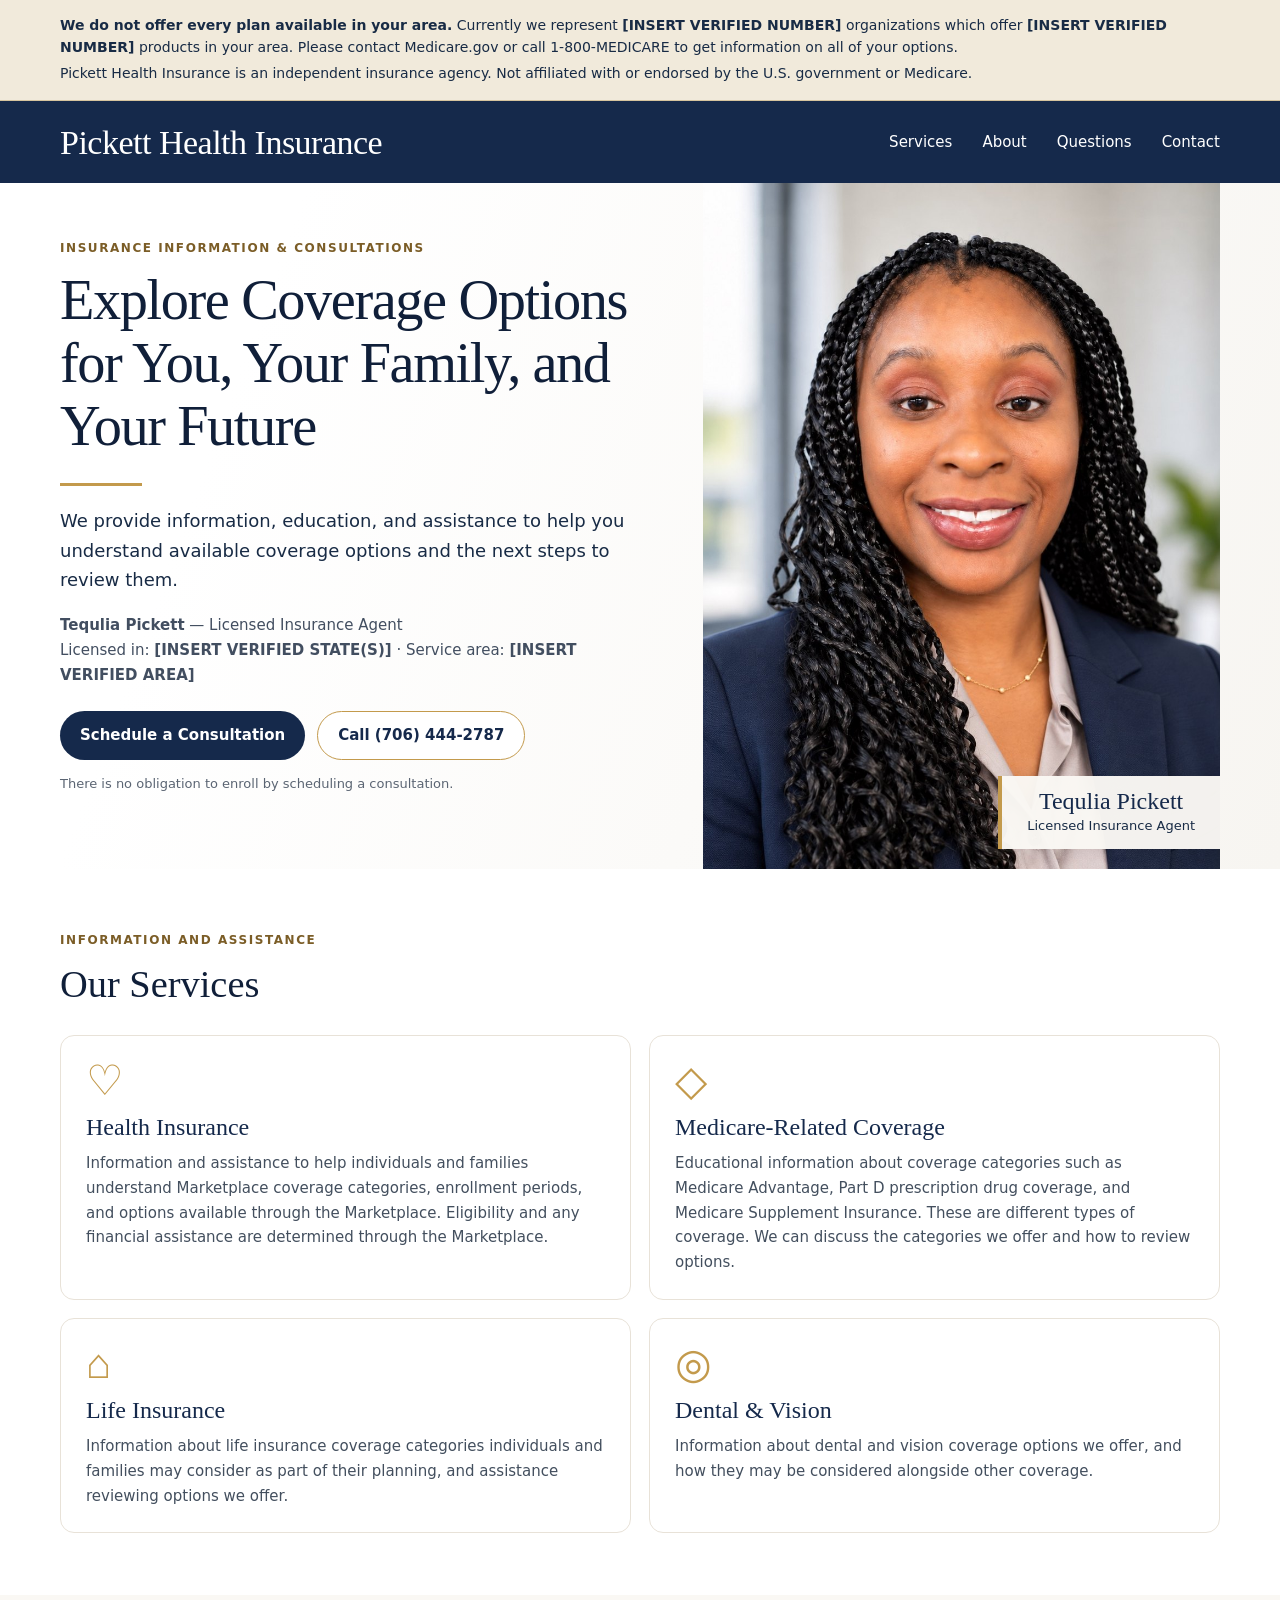
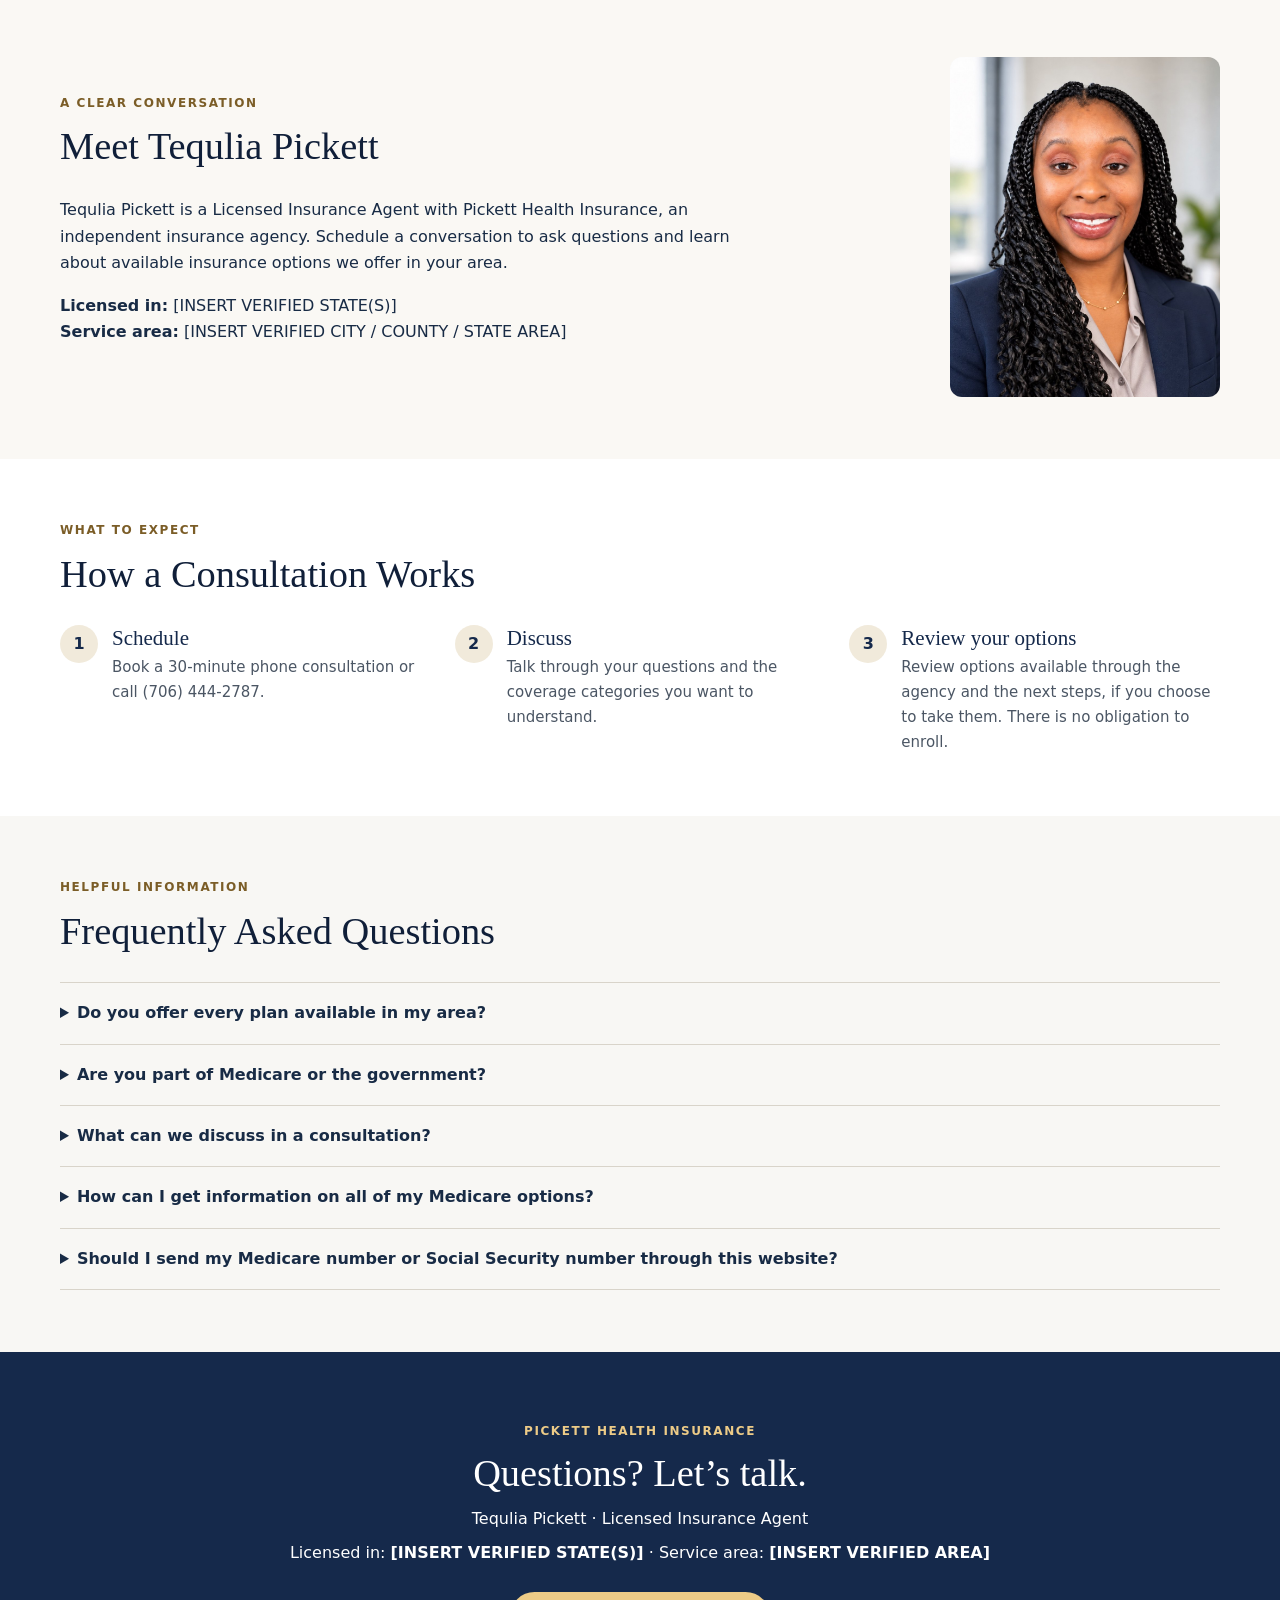
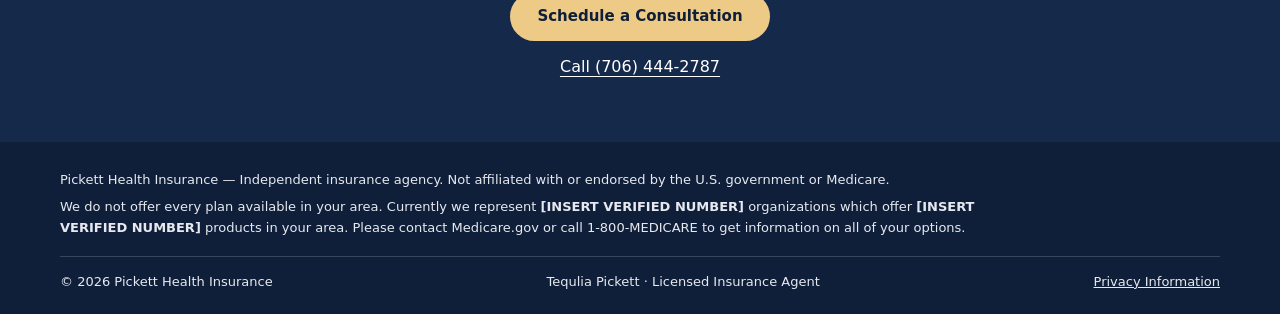
<file: index.html>
<!doctype html>
<html lang="en">
<head>
  <meta charset="utf-8">
  <meta name="viewport" content="width=device-width, initial-scale=1">
  <meta name="theme-color" content="#15294b">
  <meta name="description" content="Pickett Health Insurance provides information and consultations to help people explore health and other insurance coverage options.">
  <title>Pickett Health Insurance | Coverage Information</title>
  <link rel="stylesheet" href="styles.css">
</head>
<body>
  <a class="skip" href="#main">Skip to content</a>
  <div class="medicare-notice" aria-label="Medicare plan disclaimer">
    <div class="container">
      <p><strong>We do not offer every plan available in your area.</strong> Currently we represent <strong>[INSERT VERIFIED NUMBER]</strong> organizations which offer <strong>[INSERT VERIFIED NUMBER]</strong> products in your area. Please contact Medicare.gov or call 1-800-MEDICARE to get information on all of your options.</p>
      <p class="agency-note">Pickett Health Insurance is an independent insurance agency. Not affiliated with or endorsed by the U.S. government or Medicare.</p>
    </div>
  </div>
  <header class="site-header">
    <div class="container header-inner">
      <a class="wordmark" href="#home">Pickett Health Insurance</a>
      <button class="menu-toggle" type="button" aria-label="Open navigation" aria-expanded="false" aria-controls="nav">Menu <span aria-hidden="true">☰</span></button>
      <nav id="nav" aria-label="Main navigation"><a href="#services">Services</a><a href="#about">About</a><a href="#faq">Questions</a><a href="#contact">Contact</a></nav>
    </div>
  </header>
  <main id="main">
    <section id="home" class="hero">
      <div class="container hero-grid">
        <div class="hero-copy">
          <p class="eyebrow">Insurance information &amp; consultations</p>
          <h1>Explore Coverage Options for You, Your Family, and Your Future</h1>
          <div class="accent-line" aria-hidden="true"></div>
          <p>We provide information, education, and assistance to help you understand available coverage options and the next steps to review them.</p>
          <p class="agent-line"><strong>Tequlia Pickett</strong> — Licensed Insurance Agent<br>Licensed in: <strong>[INSERT VERIFIED STATE(S)]</strong> · Service area: <strong>[INSERT VERIFIED AREA]</strong></p>
          <div class="actions"><a class="btn btn-primary" href="https://cal.com/pickett-health-insurance/insurance-consultation" target="_blank" rel="noopener noreferrer">Schedule a Consultation</a><a class="btn btn-outline" href="tel:+17064442787">Call (706) 444-2787</a></div>
          <p class="small-note">There is no obligation to enroll by scheduling a consultation.</p>
        </div>
        <div class="portrait-wrap"><img src="tequlia-pickett.jpg" alt="Tequlia Pickett, Licensed Insurance Agent" width="1000" height="1250" fetchpriority="high"><div class="portrait-caption"><strong>Tequlia Pickett</strong><span>Licensed Insurance Agent</span></div></div>
      </div>
    </section>
    <section class="services section" id="services">
      <div class="container"><p class="eyebrow">Information and assistance</p><h2>Our Services</h2>
        <div class="service-grid">
          <article class="service-card"><span class="service-symbol" aria-hidden="true">♡</span><h3>Health Insurance</h3><p>Information and assistance to help individuals and families understand Marketplace coverage categories, enrollment periods, and options available through the Marketplace. Eligibility and any financial assistance are determined through the Marketplace.</p></article>
          <article class="service-card"><span class="service-symbol" aria-hidden="true">◇</span><h3>Medicare-Related Coverage</h3><p>Educational information about coverage categories such as Medicare Advantage, Part D prescription drug coverage, and Medicare Supplement Insurance. These are different types of coverage. We can discuss the categories we offer and how to review options.</p></article>
          <article class="service-card"><span class="service-symbol" aria-hidden="true">⌂</span><h3>Life Insurance</h3><p>Information about life insurance coverage categories individuals and families may consider as part of their planning, and assistance reviewing options we offer.</p></article>
          <article class="service-card"><span class="service-symbol" aria-hidden="true">◎</span><h3>Dental &amp; Vision</h3><p>Information about dental and vision coverage options we offer, and how they may be considered alongside other coverage.</p></article>
        </div>
      </div>
    </section>
    <section class="about section" id="about"><div class="container about-inner"><div><p class="eyebrow">A clear conversation</p><h2>Meet Tequlia Pickett</h2><p>Tequlia Pickett is a Licensed Insurance Agent with Pickett Health Insurance, an independent insurance agency. Schedule a conversation to ask questions and learn about available insurance options we offer in your area.</p><p><strong>Licensed in:</strong> [INSERT VERIFIED STATE(S)]<br><strong>Service area:</strong> [INSERT VERIFIED CITY / COUNTY / STATE AREA]</p></div><img src="tequlia-pickett.jpg" alt="" width="1000" height="1250" loading="lazy"></div></section>
    <section class="steps section"><div class="container"><p class="eyebrow">What to expect</p><h2>How a Consultation Works</h2><ol class="step-list"><li><span>1</span><div><h3>Schedule</h3><p>Book a 30-minute phone consultation or call (706) 444-2787.</p></div></li><li><span>2</span><div><h3>Discuss</h3><p>Talk through your questions and the coverage categories you want to understand.</p></div></li><li><span>3</span><div><h3>Review your options</h3><p>Review options available through the agency and the next steps, if you choose to take them. There is no obligation to enroll.</p></div></li></ol></div></section>
    <section class="faq section" id="faq"><div class="container"><p class="eyebrow">Helpful information</p><h2>Frequently Asked Questions</h2>
      <details><summary>Do you offer every plan available in my area?</summary><p>No. Please see the notice at the top of this page for the number of organizations and products currently represented, and where to find information on all of your options.</p></details>
      <details><summary>Are you part of Medicare or the government?</summary><p>No. Pickett Health Insurance is an independent insurance agency and is not affiliated with or endorsed by the U.S. government or Medicare.</p></details>
      <details><summary>What can we discuss in a consultation?</summary><p>ACA/Marketplace coverage, Medicare-related coverage categories, life insurance, dental and vision coverage, or assistance for existing clients, based on options available in your area.</p></details>
      <details><summary>How can I get information on all of my Medicare options?</summary><p>Visit Medicare.gov or call 1-800-MEDICARE (1-800-633-4227).</p></details>
      <details><summary>Should I send my Medicare number or Social Security number through this website?</summary><p>No. Do not send a Medicare number, Social Security number, or medical information through this website.</p></details>
    </div></section>
    <section class="contact section" id="contact"><div class="container contact-inner"><p class="eyebrow">Pickett Health Insurance</p><h2>Questions? Let’s talk.</h2><p>Tequlia Pickett · Licensed Insurance Agent</p><p>Licensed in: <strong>[INSERT VERIFIED STATE(S)]</strong> · Service area: <strong>[INSERT VERIFIED AREA]</strong></p><div class="contact-actions"><a class="btn btn-gold" href="https://cal.com/pickett-health-insurance/insurance-consultation" target="_blank" rel="noopener noreferrer">Schedule a Consultation</a><a class="contact-phone" href="tel:+17064442787">Call (706) 444-2787</a></div></div></section>
  </main>
  <footer><div class="container"><p>Pickett Health Insurance — Independent insurance agency. Not affiliated with or endorsed by the U.S. government or Medicare.</p><p class="footer-disclaimer">We do not offer every plan available in your area. Currently we represent <strong>[INSERT VERIFIED NUMBER]</strong> organizations which offer <strong>[INSERT VERIFIED NUMBER]</strong> products in your area. Please contact Medicare.gov or call 1-800-MEDICARE to get information on all of your options.</p><div class="footer-bottom"><span>© <span id="year">2026</span> Pickett Health Insurance</span><span>Tequlia Pickett · Licensed Insurance Agent</span><a href="privacy.html">Privacy Information</a></div></div></footer>
  <script src="script.js" defer></script>
</body>
</html>
</file>
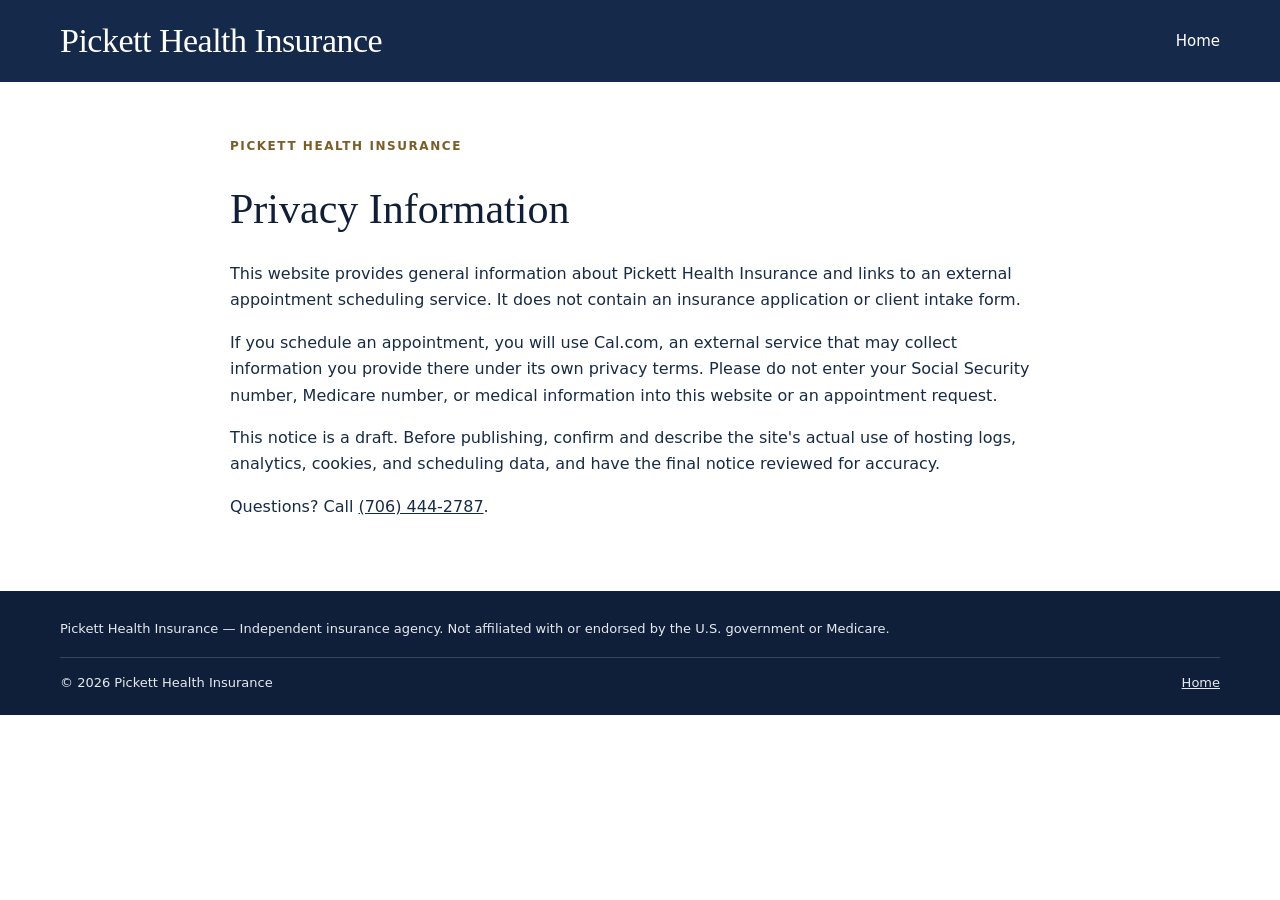
<file: privacy.html>
<!doctype html>
<html lang="en"><head><meta charset="utf-8"><meta name="viewport" content="width=device-width, initial-scale=1"><title>Privacy Information | Pickett Health Insurance</title><link rel="stylesheet" href="styles.css"></head>
<body><header class="site-header"><div class="container header-inner"><a class="wordmark" href="index.html">Pickett Health Insurance</a><nav style="display:flex;width:auto;padding:0"><a href="index.html">Home</a></nav></div></header>
<main class="container" style="padding:55px 0;max-width:820px;min-height:55vh"><p class="eyebrow">Pickett Health Insurance</p><h1 style="font:42px Georgia,serif;color:#101f39">Privacy Information</h1>
<p>This website provides general information about Pickett Health Insurance and links to an external appointment scheduling service. It does not contain an insurance application or client intake form.</p>
<p>If you schedule an appointment, you will use Cal.com, an external service that may collect information you provide there under its own privacy terms. Please do not enter your Social Security number, Medicare number, or medical information into this website or an appointment request.</p>
<p>This notice is a draft. Before publishing, confirm and describe the site's actual use of hosting logs, analytics, cookies, and scheduling data, and have the final notice reviewed for accuracy.</p>
<p>Questions? Call <a href="tel:+17064442787">(706) 444-2787</a>.</p></main>
<footer><div class="container"><p>Pickett Health Insurance — Independent insurance agency. Not affiliated with or endorsed by the U.S. government or Medicare.</p><div class="footer-bottom"><span>© <span id="year">2026</span> Pickett Health Insurance</span><a href="index.html">Home</a></div></div></footer><script src="script.js" defer></script></body></html>
</file>
<file: styles.css>
:root{--navy:#15294b;--navy-dark:#101f39;--cream:#faf8f4;--ink:#182b45;--gold:#c39a4c;--border:#e8e2d8;--muted:#5b6573}*{box-sizing:border-box}html{scroll-behavior:smooth}body{margin:0;color:var(--ink);background:#fff;font:16px/1.65 system-ui,-apple-system,Segoe UI,sans-serif}a{color:inherit}.container{width:min(1160px,calc(100% - 48px));margin:auto}.skip{position:absolute;left:-9999px;top:0;background:white;padding:10px;z-index:20}.skip:focus{left:12px}.medicare-notice{background:#f1eadb;color:#182b45;border-bottom:1px solid #d6c49f;font-size:14px;line-height:1.55;padding:15px 0}.medicare-notice p{margin:0}.medicare-notice .agency-note{margin-top:5px}.site-header{background:var(--navy);color:#fff}.header-inner{min-height:82px;display:flex;align-items:center;justify-content:space-between;gap:25px}.wordmark{font:clamp(23px,2.7vw,34px)/1.15 Georgia,serif;letter-spacing:-.5px;text-decoration:none;white-space:nowrap}nav{display:flex;gap:30px}nav a{text-decoration:none;font-size:15px}nav a:hover,nav a:focus-visible{text-decoration:underline;text-decoration-color:var(--gold);text-underline-offset:7px}.menu-toggle{display:none}.hero{background:linear-gradient(110deg,#fff 20%,#f7f5f1 100%)}.hero-grid{display:grid;grid-template-columns:1.08fr .92fr;min-height:570px;align-items:center;gap:35px}.hero-copy{padding:56px 0}.eyebrow{text-transform:uppercase;letter-spacing:.13em;color:#7b5d27;font-size:12px;font-weight:750;margin:0 0 10px}.hero h1{font:clamp(38px,4.4vw,60px)/1.12 Georgia,serif;letter-spacing:-1.4px;margin:0;max-width:700px;color:var(--navy-dark);font-weight:500}.accent-line{height:3px;width:82px;background:var(--gold);margin:25px 0 20px}.hero-copy>p:not(.eyebrow){font-size:18px;max-width:590px;margin:0 0 18px}.hero-copy .agent-line{font-size:15px!important;color:#424e60}.actions{display:flex;gap:12px;flex-wrap:wrap;margin-top:24px}.btn{display:inline-flex;align-items:center;justify-content:center;text-align:center;min-height:49px;padding:10px 20px;border-radius:999px;text-decoration:none;font-weight:650;font-size:15px;transition:background .15s ease,transform .15s ease}.btn:hover{transform:translateY(-1px)}.btn-primary{background:var(--navy);color:#fff}.btn-primary:hover{background:#25416c}.btn-outline{border:1px solid var(--gold);background:#fff;color:var(--navy)}.small-note{font-size:13px!important;color:var(--muted);margin-top:13px!important}.portrait-wrap{align-self:stretch;min-height:500px;position:relative;overflow:hidden}.portrait-wrap img{display:block;width:100%;height:100%;object-fit:cover;object-position:center 22%}.portrait-caption{position:absolute;bottom:20px;right:0;background:rgba(250,248,244,.97);border-left:4px solid var(--gold);padding:12px 25px;display:flex;flex-direction:column;text-align:center;box-shadow:0 5px 22px #00000012}.portrait-caption strong{font:24px Georgia,serif;color:var(--navy)}.portrait-caption span{font-size:13px}.section{padding:62px 0}.section h2{font:clamp(30px,3vw,42px)/1.2 Georgia,serif;font-weight:500;margin:0 0 28px;color:var(--navy-dark)}.services{background:#fff}.service-grid{display:grid;grid-template-columns:repeat(2,1fr);gap:18px}.service-card{padding:24px 25px;border:1px solid var(--border);border-radius:14px;background:#fff}.service-symbol{font:42px/1 Georgia,serif;color:var(--gold)}.service-card h3{font:24px/1.25 Georgia,serif;font-weight:500;color:var(--navy);margin:9px 0}.service-card p{margin:0;color:#434f5e;font-size:15px}.about{background:var(--cream)}.about-inner{display:grid;grid-template-columns:1fr 270px;align-items:center;gap:55px}.about-inner p:not(.eyebrow){max-width:720px}.about-inner img{width:100%;height:340px;object-fit:cover;object-position:center 20%;border-radius:12px}.steps{background:#fff}.step-list{list-style:none;padding:0;margin:0;display:grid;grid-template-columns:repeat(3,1fr);gap:24px}.step-list li{display:flex;gap:14px;align-items:flex-start}.step-list li>span{display:grid;place-items:center;flex:0 0 38px;height:38px;background:#f1eadb;border-radius:50%;color:var(--navy);font-weight:750}.step-list h3{margin:1px 0 4px;font:21px Georgia,serif;font-weight:500;color:var(--navy)}.step-list p{margin:0;color:#4b5664;font-size:15px}.faq{background:#f8f7f4}.faq details{border-top:1px solid #d9d4ca;padding:17px 0}.faq details:last-child{border-bottom:1px solid #d9d4ca}.faq summary{font-weight:650;cursor:pointer}.faq details p{margin:10px 0 0;color:#4b5664}.contact{background:var(--navy);color:#fff;text-align:center}.contact h2{color:#fff;margin-bottom:10px}.contact .eyebrow{color:#edcb87}.contact p{margin:8px 0}.contact-actions{display:flex;flex-direction:column;align-items:center;gap:13px;margin-top:25px}.btn-gold{background:#edcb87;color:var(--navy-dark);min-width:260px}.btn-gold:hover{background:#f5dba7}.contact-phone{color:#fff;text-underline-offset:4px}footer{background:var(--navy-dark);color:#e6e9ef;font-size:13px;padding:22px 0}footer p{margin:5px 0}.footer-disclaimer{max-width:940px}.footer-bottom{display:flex;justify-content:space-between;gap:16px;flex-wrap:wrap;border-top:1px solid #ffffff2b;margin-top:17px;padding-top:14px}.footer-bottom a{color:inherit}@media(max-width:760px){.container{width:min(100% - 36px,600px)}.header-inner{min-height:72px}.wordmark{font-size:23px}.menu-toggle{display:block;border:1px solid #ffffff55;background:transparent;color:#fff;padding:8px 12px;border-radius:6px;cursor:pointer}.site-header .header-inner{flex-wrap:wrap}nav{display:none;width:100%;flex-direction:column;gap:0;padding-bottom:14px}nav.open{display:flex}nav a{padding:8px 0}.hero-grid{display:flex;flex-direction:column;gap:0}.hero-copy{padding:38px 0 30px}.hero h1{font-size:clamp(35px,9vw,47px)}.hero-copy>p:not(.eyebrow){font-size:17px}.portrait-wrap{width:100%;min-height:0;height:390px}.portrait-caption{bottom:12px;padding:10px 17px}.service-grid{grid-template-columns:1fr}.service-card{padding:20px}.section{padding:45px 0}.about-inner{grid-template-columns:1fr;gap:24px}.about-inner img{height:310px;max-width:320px}.step-list{grid-template-columns:1fr;gap:20px}.actions{flex-direction:column;align-items:stretch}.footer-bottom{flex-direction:column;gap:6px}}@media(prefers-reduced-motion:reduce){html{scroll-behavior:auto}.btn{transition:none}}
</file>
